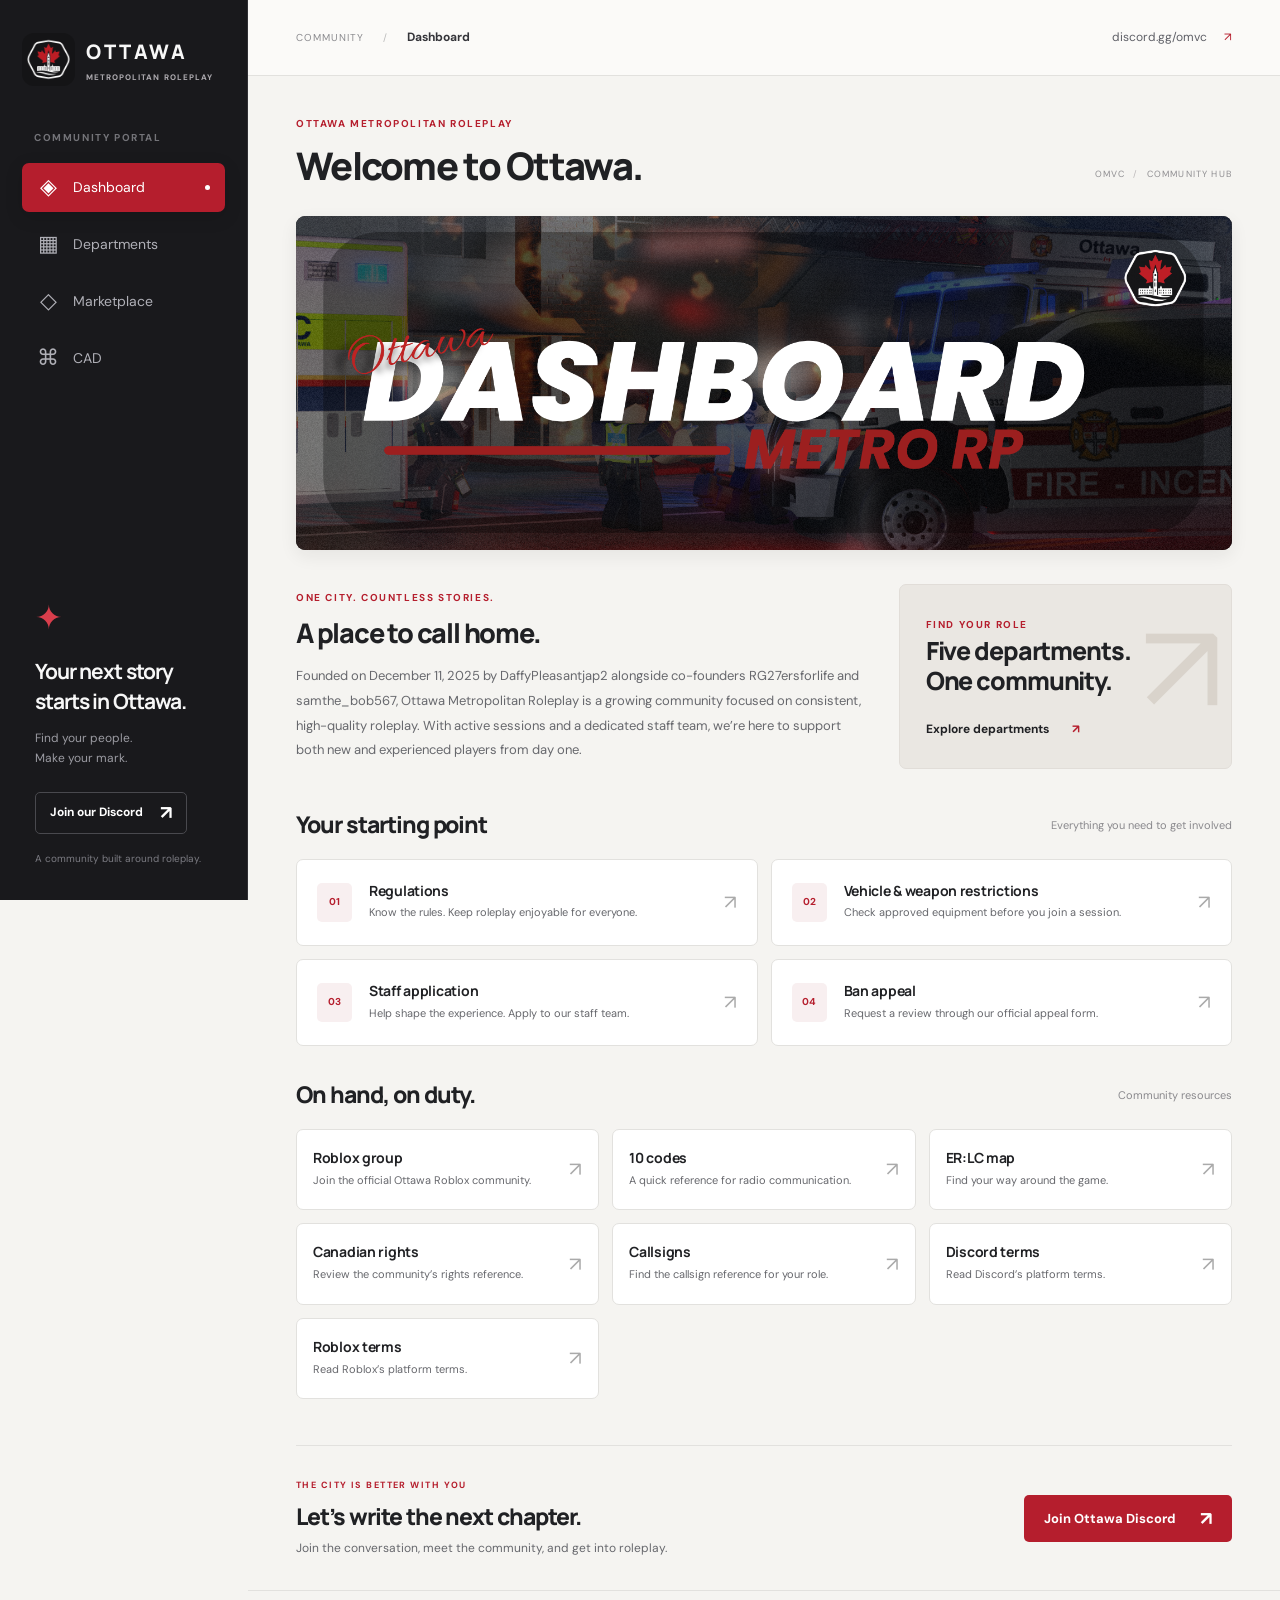
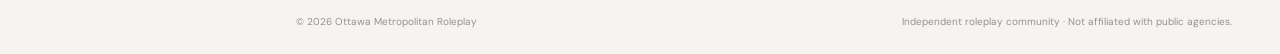
<file: index.html>
<!doctype html><html lang="en"><head><meta charset="utf-8"><meta name="viewport" content="width=device-width,initial-scale=1"><meta name="theme-color" content="#171719"><title>Dashboard · Ottawa Metropolitan Roleplay</title><meta name="description" content="Official Ottawa Metropolitan Roleplay community hub. Explore departments, resources, the marketplace, and CAD. Join discord.gg/omvc."><meta property="og:title" content="Ottawa Metropolitan Roleplay — Dashboard"><meta property="og:description" content="Official Ottawa Metropolitan Roleplay community hub. Explore departments, resources, the marketplace, and CAD. Join discord.gg/omvc."><meta property="og:image" content="https://omvc.cc/assets/banner.png"><link rel="icon" href="assets/logo.png"><link rel="stylesheet" href="styles.css"><script src="app.js" defer></script></head><body><a class="skip" href="#main">Skip to content</a><aside class="sidebar"><a class="brand" href="index.html"><img src="assets/logo.png" alt="Ottawa Metropolitan Roleplay emblem"><span>OTTAWA<small>METROPOLITAN ROLEPLAY</small></span></a><button class="menu-toggle" aria-expanded="false" aria-controls="navigation">Menu <span aria-hidden="true">☰</span></button><div id="navigation"><p class="nav-label">COMMUNITY PORTAL</p><nav aria-label="Main navigation"><a href="index.html" aria-current="page"><span aria-hidden="true">◈</span>Dashboard<i aria-hidden="true"></i></a><a href="departments.html" ><span aria-hidden="true">▦</span>Departments</a><a href="marketplace.html" ><span aria-hidden="true">◇</span>Marketplace</a><a href="cad.html" ><span aria-hidden="true">⌘</span>CAD</a></nav><div class="sidebar-bottom"><div class="leaf" aria-hidden="true">✦</div><h3>Your next story<br>starts in Ottawa.</h3><p>Find your people.<br>Make your mark.</p><a class="button discord" href="https://discord.gg/omvc" target="_blank" rel="noopener noreferrer">Join our Discord<span aria-hidden="true">↗</span></a><span class="sidebar-note">A community built around roleplay.</span></div></div></aside><div class="workspace"><header class="topbar"><span>COMMUNITY <b>/</b> <strong>Dashboard</strong></span><a class="discord-link" href="https://discord.gg/omvc" target="_blank" rel="noopener noreferrer">discord.gg/omvc<span aria-hidden="true">↗</span></a></header><main id="main"><div class="page-title"><div><p class="eyebrow">OTTAWA METROPOLITAN ROLEPLAY</p><h1>Welcome to Ottawa.</h1></div><span class="edition">OMVC <span> / </span> COMMUNITY HUB</span></div><div class="banner"><img src="assets/banner.png" alt="Ottawa Dashboard — Metro RP, featuring Ottawa emergency services in game" width="1677" height="599"></div><div class="intro-grid"><section class="intro"><p class="eyebrow">ONE CITY. COUNTLESS STORIES.</p><h2>A place to call home.</h2><p>Founded on December 11, 2025 by DaffyPleasantjap2 alongside co-founders RG27ersforlife and samthe_bob567, Ottawa Metropolitan Roleplay is a growing community focused on consistent, high-quality roleplay. With active sessions and a dedicated staff team, we’re here to support both new and experienced players from day one.</p></section><a class="feature-link" href="departments.html"><span class="eyebrow">FIND YOUR ROLE</span><h2>Five departments.<br>One community.</h2><span>Explore departments <b aria-hidden="true">↗</b></span></a></div><div class="section-heading"><h2>Your starting point</h2><span>Everything you need to get involved</span></div><div class="resource-grid"><a class="resource" href="https://ottawa-roleplay-2.gitbook.io/omvc" target="_blank" rel="noopener noreferrer"><span class="resource-number">01</span><div><h3>Regulations</h3><p>Know the rules. Keep roleplay enjoyable for everyone.</p></div><span class="arrow" aria-hidden="true">↗</span></a><a class="resource" href="https://docs.google.com/spreadsheets/d/1ahYEwgHgRHNytzCVK0YQDO51-Pz2WcIC4cbYxw_xiK8/edit?gid=2009574743#gid=2009574743" target="_blank" rel="noopener noreferrer"><span class="resource-number">02</span><div><h3>Vehicle & weapon restrictions</h3><p>Check approved equipment before you join a session.</p></div><span class="arrow" aria-hidden="true">↗</span></a><a class="resource" href="https://docs.google.com/forms/d/e/1FAIpQLSeUaoYxrfZynWPhHPxo5_iEapKWbR15o7MyXlYR1ylzod_Mig/viewform" target="_blank" rel="noopener noreferrer"><span class="resource-number">03</span><div><h3>Staff application</h3><p>Help shape the experience. Apply to our staff team.</p></div><span class="arrow" aria-hidden="true">↗</span></a><a class="resource" href="https://docs.google.com/forms/d/e/1FAIpQLSeu_KstNaKOhXS26o8DK1y2nbruodFseQb3_miEGq3a0mzXaQ/viewform" target="_blank" rel="noopener noreferrer"><span class="resource-number">04</span><div><h3>Ban appeal</h3><p>Request a review through our official appeal form.</p></div><span class="arrow" aria-hidden="true">↗</span></a></div><div class="section-heading"><h2>On hand, on duty.</h2><span>Community resources</span></div><div class="resource-grid compact"><a class="resource" href="https://www.roblox.com/communities/5111083/Ottawa-Roleplay-ER-LC" target="_blank" rel="noopener noreferrer"><span class="resource-number">↗</span><div><h3>Roblox group</h3><p>Join the official Ottawa Roblox community.</p></div><span class="arrow" aria-hidden="true">↗</span></a><a class="resource" href="https://docs.google.com/document/d/1cvwlmwJidPPMFnN1hgxdOKiQORe0tS6Y3UiS9M6tsMo/edit?tab=t.0" target="_blank" rel="noopener noreferrer"><span class="resource-number">↗</span><div><h3>10 codes</h3><p>A quick reference for radio communication.</p></div><span class="arrow" aria-hidden="true">↗</span></a><a class="resource" href="https://erlc.one" target="_blank" rel="noopener noreferrer"><span class="resource-number">↗</span><div><h3>ER:LC map</h3><p>Find your way around the game.</p></div><span class="arrow" aria-hidden="true">↗</span></a><a class="resource" href="https://docs.google.com/document/d/1WSH8EdOPfx1SPOO6RSy6MiyLZ66oLAzS1rFUvxYNXVk/edit?tab=t.0" target="_blank" rel="noopener noreferrer"><span class="resource-number">↗</span><div><h3>Canadian rights</h3><p>Review the community’s rights reference.</p></div><span class="arrow" aria-hidden="true">↗</span></a><a class="resource" href="https://docs.google.com/document/d/175zvRcUO5BA6Thj9hBFx13tvB5m_HEbyJxwRHbH2sHY/edit?tab=t.0" target="_blank" rel="noopener noreferrer"><span class="resource-number">↗</span><div><h3>Callsigns</h3><p>Find the callsign reference for your role.</p></div><span class="arrow" aria-hidden="true">↗</span></a><a class="resource" href="https://discord.com/terms" target="_blank" rel="noopener noreferrer"><span class="resource-number">↗</span><div><h3>Discord terms</h3><p>Read Discord’s platform terms.</p></div><span class="arrow" aria-hidden="true">↗</span></a><a class="resource" href="https://en.help.roblox.com/hc/en-us/articles/115004647846-Roblox-Terms-of-Use" target="_blank" rel="noopener noreferrer"><span class="resource-number">↗</span><div><h3>Roblox terms</h3><p>Read Roblox’s platform terms.</p></div><span class="arrow" aria-hidden="true">↗</span></a></div><section class="join-strip"><div><p class="eyebrow">THE CITY IS BETTER WITH YOU</p><h2>Let’s write the next chapter.</h2><p>Join the conversation, meet the community, and get into roleplay.</p></div><a class="button primary" href="https://discord.gg/omvc" target="_blank" rel="noopener noreferrer">Join Ottawa Discord<span aria-hidden="true">↗</span></a></section></main><footer><span>© 2026 Ottawa Metropolitan Roleplay</span><span>Independent roleplay community · Not affiliated with public agencies.</span></footer></div></body></html>
</file>
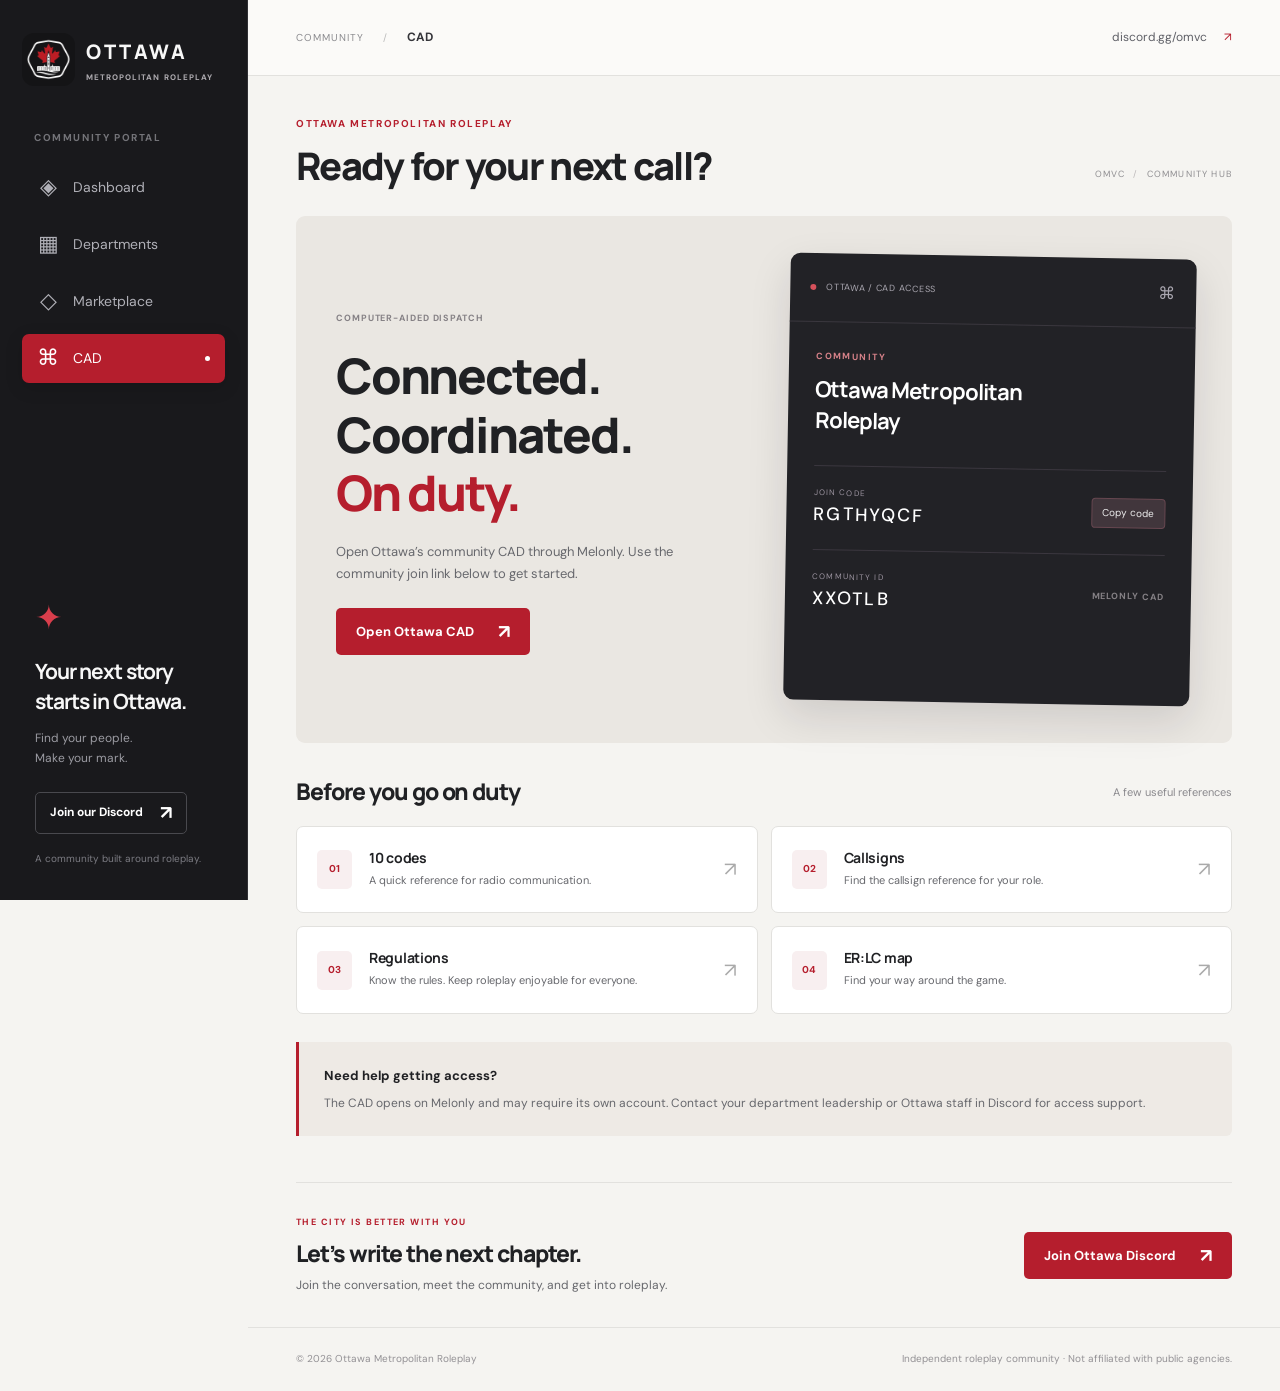
<file: cad.html>
<!doctype html><html lang="en"><head><meta charset="utf-8"><meta name="viewport" content="width=device-width,initial-scale=1"><meta name="theme-color" content="#171719"><title>CAD · Ottawa Metropolitan Roleplay</title><meta name="description" content="Official Ottawa Metropolitan Roleplay community hub. Explore departments, resources, the marketplace, and CAD. Join discord.gg/omvc."><meta property="og:title" content="Ottawa Metropolitan Roleplay — CAD"><meta property="og:description" content="Official Ottawa Metropolitan Roleplay community hub. Explore departments, resources, the marketplace, and CAD. Join discord.gg/omvc."><meta property="og:image" content="https://omvc.cc/assets/banner.png"><link rel="icon" href="assets/logo.png"><link rel="stylesheet" href="styles.css"><script src="app.js" defer></script></head><body><a class="skip" href="#main">Skip to content</a><aside class="sidebar"><a class="brand" href="index.html"><img src="assets/logo.png" alt="Ottawa Metropolitan Roleplay emblem"><span>OTTAWA<small>METROPOLITAN ROLEPLAY</small></span></a><button class="menu-toggle" aria-expanded="false" aria-controls="navigation">Menu <span aria-hidden="true">☰</span></button><div id="navigation"><p class="nav-label">COMMUNITY PORTAL</p><nav aria-label="Main navigation"><a href="index.html" ><span aria-hidden="true">◈</span>Dashboard</a><a href="departments.html" ><span aria-hidden="true">▦</span>Departments</a><a href="marketplace.html" ><span aria-hidden="true">◇</span>Marketplace</a><a href="cad.html" aria-current="page"><span aria-hidden="true">⌘</span>CAD<i aria-hidden="true"></i></a></nav><div class="sidebar-bottom"><div class="leaf" aria-hidden="true">✦</div><h3>Your next story<br>starts in Ottawa.</h3><p>Find your people.<br>Make your mark.</p><a class="button discord" href="https://discord.gg/omvc" target="_blank" rel="noopener noreferrer">Join our Discord<span aria-hidden="true">↗</span></a><span class="sidebar-note">A community built around roleplay.</span></div></div></aside><div class="workspace"><header class="topbar"><span>COMMUNITY <b>/</b> <strong>CAD</strong></span><a class="discord-link" href="https://discord.gg/omvc" target="_blank" rel="noopener noreferrer">discord.gg/omvc<span aria-hidden="true">↗</span></a></header><main id="main"><div class="page-title"><div><p class="eyebrow">OTTAWA METROPOLITAN ROLEPLAY</p><h1>Ready for your next call?</h1></div><span class="edition">OMVC <span> / </span> COMMUNITY HUB</span></div><section class="cad-hero"><div><span class="tag">COMPUTER-AIDED DISPATCH</span><h2>Connected.<br>Coordinated.<br><em>On duty.</em></h2><p>Open Ottawa’s community CAD through Melonly. Use the community join link below to get started.</p><a class="button primary" href="https://melonly.xyz/cad?joinCode=RGTHYQCF&amp;communityId=XXOTLB" target="_blank" rel="noopener noreferrer">Open Ottawa CAD<span aria-hidden="true">↗</span></a></div><div class="dispatch-card"><div class="dispatch-header"><span class="status-dot"></span> OTTAWA / CAD ACCESS <span aria-hidden="true">⌘</span></div><div class="dispatch-body"><p class="eyebrow">COMMUNITY</p><h3>Ottawa Metropolitan<br>Roleplay</h3><div class="code-row"><div><span>JOIN CODE</span><strong>RGTHYQCF</strong></div><button class="copy-code" data-copy="RGTHYQCF">Copy code</button></div><div class="code-row"><div><span>COMMUNITY ID</span><strong>XXOTLB</strong></div><span class="tag">MELONLY CAD</span></div><p class="copy-status" role="status" aria-live="polite"></p></div></div></section><div class="section-heading"><h2>Before you go on duty</h2><span>A few useful references</span></div><div class="resource-grid"><a class="resource" href="https://docs.google.com/document/d/1cvwlmwJidPPMFnN1hgxdOKiQORe0tS6Y3UiS9M6tsMo/edit?tab=t.0" target="_blank" rel="noopener noreferrer"><span class="resource-number">01</span><div><h3>10 codes</h3><p>A quick reference for radio communication.</p></div><span class="arrow" aria-hidden="true">↗</span></a><a class="resource" href="https://docs.google.com/document/d/175zvRcUO5BA6Thj9hBFx13tvB5m_HEbyJxwRHbH2sHY/edit?tab=t.0" target="_blank" rel="noopener noreferrer"><span class="resource-number">02</span><div><h3>Callsigns</h3><p>Find the callsign reference for your role.</p></div><span class="arrow" aria-hidden="true">↗</span></a><a class="resource" href="https://ottawa-roleplay-2.gitbook.io/omvc" target="_blank" rel="noopener noreferrer"><span class="resource-number">03</span><div><h3>Regulations</h3><p>Know the rules. Keep roleplay enjoyable for everyone.</p></div><span class="arrow" aria-hidden="true">↗</span></a><a class="resource" href="https://erlc.one" target="_blank" rel="noopener noreferrer"><span class="resource-number">04</span><div><h3>ER:LC map</h3><p>Find your way around the game.</p></div><span class="arrow" aria-hidden="true">↗</span></a></div><div class="notice"><strong>Need help getting access?</strong><p>The CAD opens on Melonly and may require its own account. Contact your department leadership or Ottawa staff in Discord for access support.</p></div><section class="join-strip"><div><p class="eyebrow">THE CITY IS BETTER WITH YOU</p><h2>Let’s write the next chapter.</h2><p>Join the conversation, meet the community, and get into roleplay.</p></div><a class="button primary" href="https://discord.gg/omvc" target="_blank" rel="noopener noreferrer">Join Ottawa Discord<span aria-hidden="true">↗</span></a></section></main><footer><span>© 2026 Ottawa Metropolitan Roleplay</span><span>Independent roleplay community · Not affiliated with public agencies.</span></footer></div></body></html>
</file>
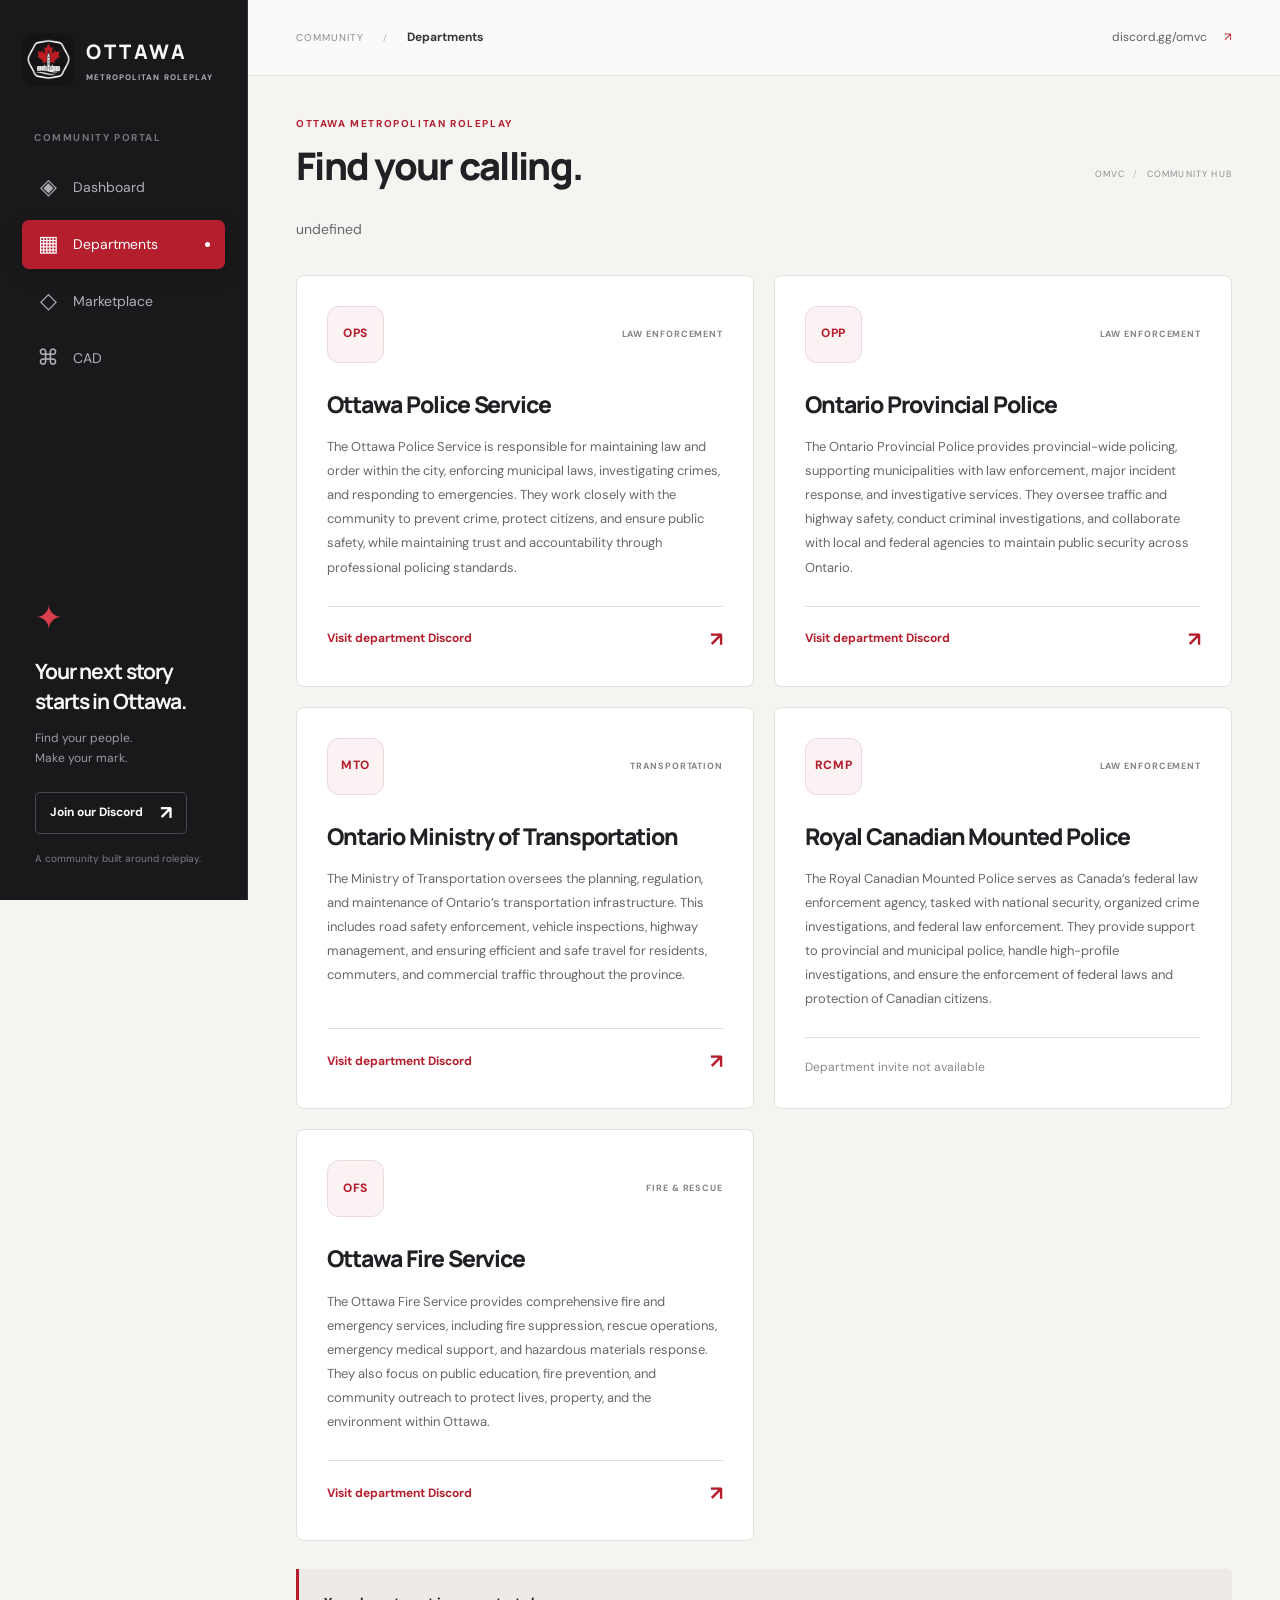
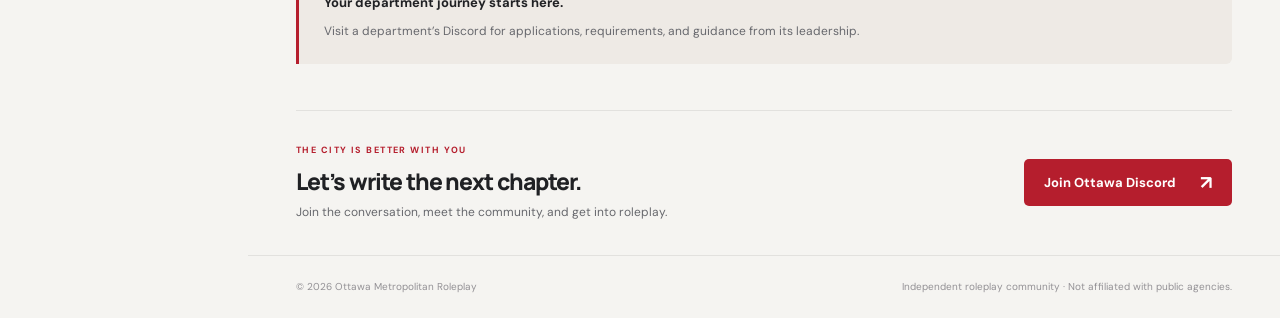
<file: departments.html>
<!doctype html><html lang="en"><head><meta charset="utf-8"><meta name="viewport" content="width=device-width,initial-scale=1"><meta name="theme-color" content="#171719"><title>Departments · Ottawa Metropolitan Roleplay</title><meta name="description" content="Official Ottawa Metropolitan Roleplay community hub. Explore departments, resources, the marketplace, and CAD. Join discord.gg/omvc."><meta property="og:title" content="Ottawa Metropolitan Roleplay — Departments"><meta property="og:description" content="Official Ottawa Metropolitan Roleplay community hub. Explore departments, resources, the marketplace, and CAD. Join discord.gg/omvc."><meta property="og:image" content="https://omvc.cc/assets/banner.png"><link rel="icon" href="assets/logo.png"><link rel="stylesheet" href="styles.css"><script src="app.js" defer></script></head><body><a class="skip" href="#main">Skip to content</a><aside class="sidebar"><a class="brand" href="index.html"><img src="assets/logo.png" alt="Ottawa Metropolitan Roleplay emblem"><span>OTTAWA<small>METROPOLITAN ROLEPLAY</small></span></a><button class="menu-toggle" aria-expanded="false" aria-controls="navigation">Menu <span aria-hidden="true">☰</span></button><div id="navigation"><p class="nav-label">COMMUNITY PORTAL</p><nav aria-label="Main navigation"><a href="index.html" ><span aria-hidden="true">◈</span>Dashboard</a><a href="departments.html" aria-current="page"><span aria-hidden="true">▦</span>Departments<i aria-hidden="true"></i></a><a href="marketplace.html" ><span aria-hidden="true">◇</span>Marketplace</a><a href="cad.html" ><span aria-hidden="true">⌘</span>CAD</a></nav><div class="sidebar-bottom"><div class="leaf" aria-hidden="true">✦</div><h3>Your next story<br>starts in Ottawa.</h3><p>Find your people.<br>Make your mark.</p><a class="button discord" href="https://discord.gg/omvc" target="_blank" rel="noopener noreferrer">Join our Discord<span aria-hidden="true">↗</span></a><span class="sidebar-note">A community built around roleplay.</span></div></div></aside><div class="workspace"><header class="topbar"><span>COMMUNITY <b>/</b> <strong>Departments</strong></span><a class="discord-link" href="https://discord.gg/omvc" target="_blank" rel="noopener noreferrer">discord.gg/omvc<span aria-hidden="true">↗</span></a></header><main id="main"><div class="page-title"><div><p class="eyebrow">OTTAWA METROPOLITAN ROLEPLAY</p><h1>Find your calling.</h1></div><span class="edition">OMVC <span> / </span> COMMUNITY HUB</span></div><div class="section-intro"><p>undefined</p></div><div class="department-grid"><article class="department"><div class="department-top"><span class="dept-symbol">OPS</span><span class="tag">LAW ENFORCEMENT</span></div><h2>Ottawa Police Service</h2><p>The Ottawa Police Service is responsible for maintaining law and order within the city, enforcing municipal laws, investigating crimes, and responding to emergencies. They work closely with the community to prevent crime, protect citizens, and ensure public safety, while maintaining trust and accountability through professional policing standards.</p><a class="text-link" href="https://discord.gg/S3jnmYrQk" target="_blank" rel="noopener noreferrer">Visit department Discord<span aria-hidden="true">↗</span></a></article><article class="department"><div class="department-top"><span class="dept-symbol">OPP</span><span class="tag">LAW ENFORCEMENT</span></div><h2>Ontario Provincial Police</h2><p>The Ontario Provincial Police provides provincial-wide policing, supporting municipalities with law enforcement, major incident response, and investigative services. They oversee traffic and highway safety, conduct criminal investigations, and collaborate with local and federal agencies to maintain public security across Ontario.</p><a class="text-link" href="https://discord.gg/yxPsu9sCJ" target="_blank" rel="noopener noreferrer">Visit department Discord<span aria-hidden="true">↗</span></a></article><article class="department"><div class="department-top"><span class="dept-symbol">MTO</span><span class="tag">TRANSPORTATION</span></div><h2>Ontario Ministry of Transportation</h2><p>The Ministry of Transportation oversees the planning, regulation, and maintenance of Ontario’s transportation infrastructure. This includes road safety enforcement, vehicle inspections, highway management, and ensuring efficient and safe travel for residents, commuters, and commercial traffic throughout the province.</p><a class="text-link" href="https://discord.gg/WtpUNs9pW" target="_blank" rel="noopener noreferrer">Visit department Discord<span aria-hidden="true">↗</span></a></article><article class="department"><div class="department-top"><span class="dept-symbol">RCMP</span><span class="tag">LAW ENFORCEMENT</span></div><h2>Royal Canadian Mounted Police</h2><p>The Royal Canadian Mounted Police serves as Canada’s federal law enforcement agency, tasked with national security, organized crime investigations, and federal law enforcement. They provide support to provincial and municipal police, handle high-profile investigations, and ensure the enforcement of federal laws and protection of Canadian citizens.</p><span class="unavailable">Department invite not available</span></article><article class="department"><div class="department-top"><span class="dept-symbol">OFS</span><span class="tag">FIRE & RESCUE</span></div><h2>Ottawa Fire Service</h2><p>The Ottawa Fire Service provides comprehensive fire and emergency services, including fire suppression, rescue operations, emergency medical support, and hazardous materials response. They also focus on public education, fire prevention, and community outreach to protect lives, property, and the environment within Ottawa.</p><a class="text-link" href="https://discord.gg/c7hgegaJJ" target="_blank" rel="noopener noreferrer">Visit department Discord<span aria-hidden="true">↗</span></a></article></div><div class="notice"><strong>Your department journey starts here.</strong><p>Visit a department’s Discord for applications, requirements, and guidance from its leadership.</p></div><section class="join-strip"><div><p class="eyebrow">THE CITY IS BETTER WITH YOU</p><h2>Let’s write the next chapter.</h2><p>Join the conversation, meet the community, and get into roleplay.</p></div><a class="button primary" href="https://discord.gg/omvc" target="_blank" rel="noopener noreferrer">Join Ottawa Discord<span aria-hidden="true">↗</span></a></section></main><footer><span>© 2026 Ottawa Metropolitan Roleplay</span><span>Independent roleplay community · Not affiliated with public agencies.</span></footer></div></body></html>
</file>
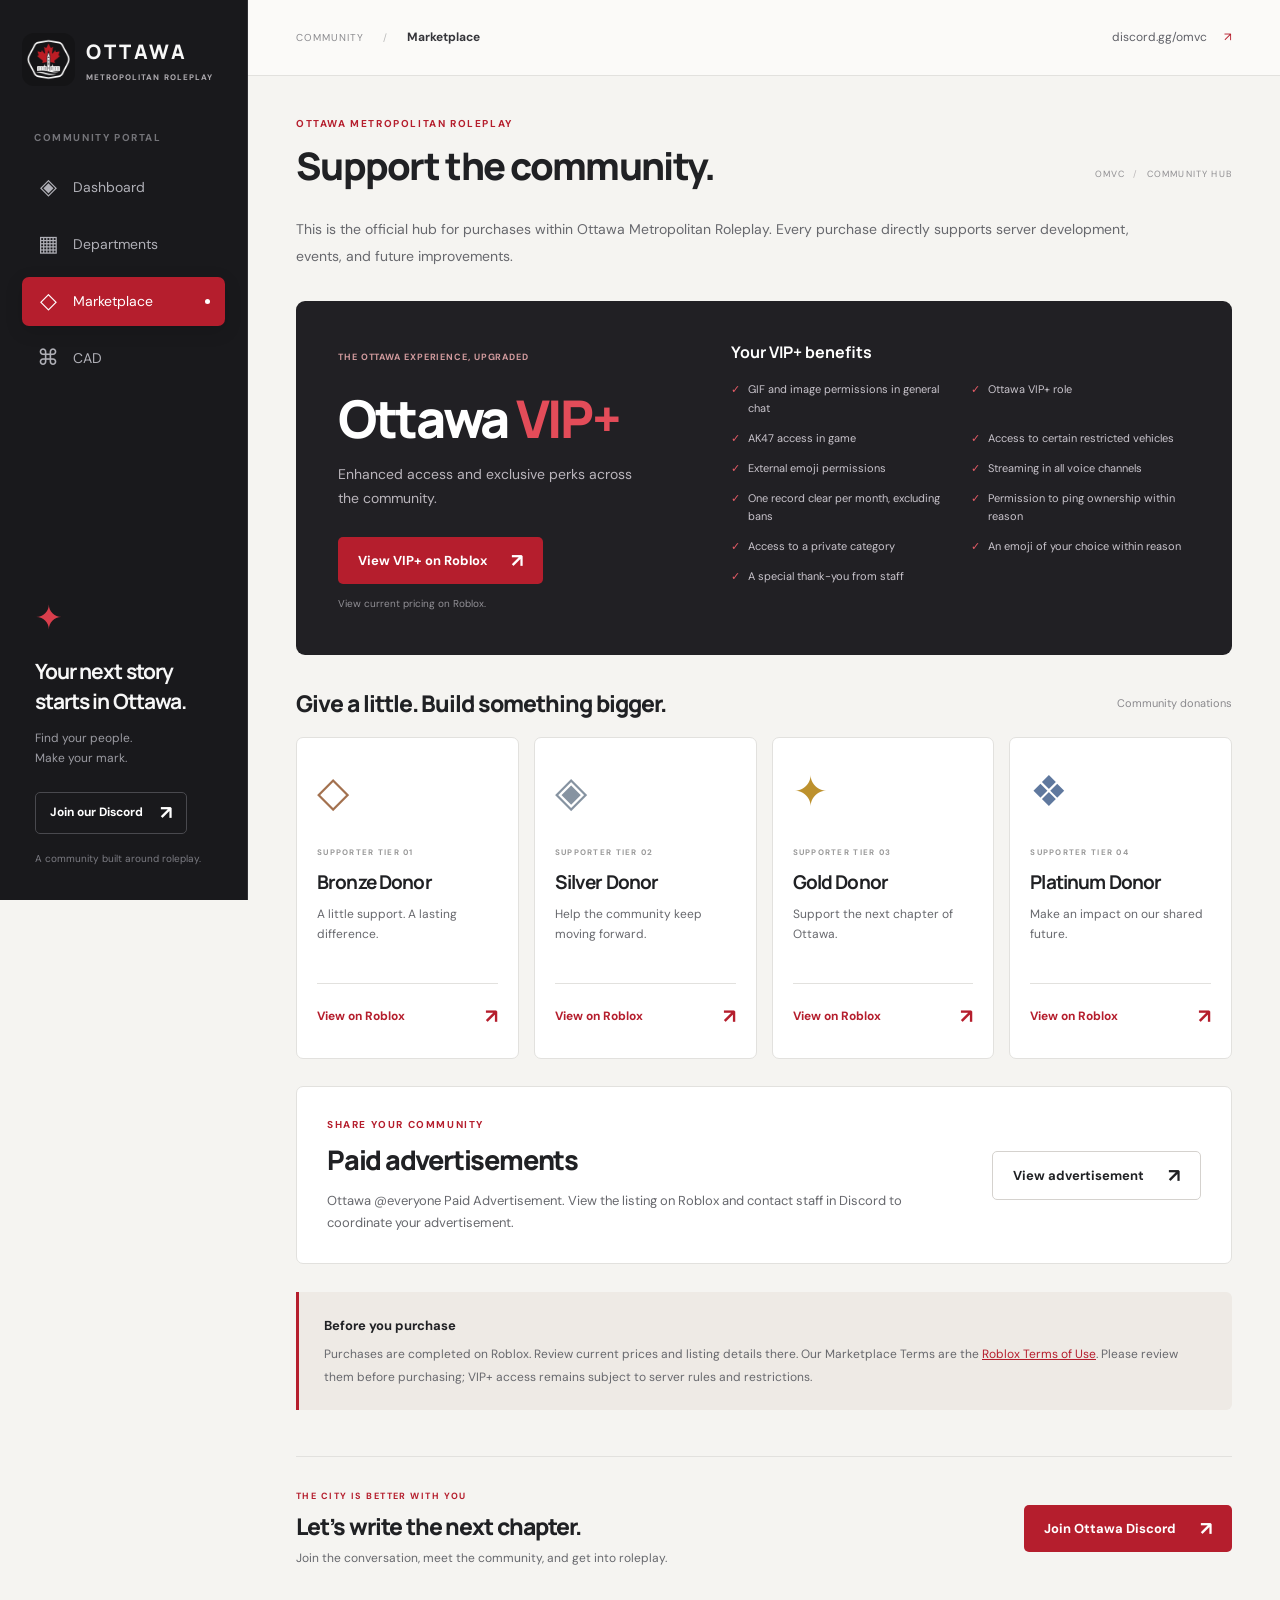
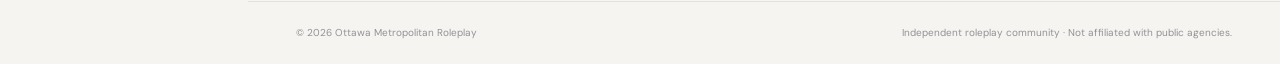
<file: marketplace.html>
<!doctype html><html lang="en"><head><meta charset="utf-8"><meta name="viewport" content="width=device-width,initial-scale=1"><meta name="theme-color" content="#171719"><title>Marketplace · Ottawa Metropolitan Roleplay</title><meta name="description" content="Official Ottawa Metropolitan Roleplay community hub. Explore departments, resources, the marketplace, and CAD. Join discord.gg/omvc."><meta property="og:title" content="Ottawa Metropolitan Roleplay — Marketplace"><meta property="og:description" content="Official Ottawa Metropolitan Roleplay community hub. Explore departments, resources, the marketplace, and CAD. Join discord.gg/omvc."><meta property="og:image" content="https://omvc.cc/assets/banner.png"><link rel="icon" href="assets/logo.png"><link rel="stylesheet" href="styles.css"><script src="app.js" defer></script></head><body><a class="skip" href="#main">Skip to content</a><aside class="sidebar"><a class="brand" href="index.html"><img src="assets/logo.png" alt="Ottawa Metropolitan Roleplay emblem"><span>OTTAWA<small>METROPOLITAN ROLEPLAY</small></span></a><button class="menu-toggle" aria-expanded="false" aria-controls="navigation">Menu <span aria-hidden="true">☰</span></button><div id="navigation"><p class="nav-label">COMMUNITY PORTAL</p><nav aria-label="Main navigation"><a href="index.html" ><span aria-hidden="true">◈</span>Dashboard</a><a href="departments.html" ><span aria-hidden="true">▦</span>Departments</a><a href="marketplace.html" aria-current="page"><span aria-hidden="true">◇</span>Marketplace<i aria-hidden="true"></i></a><a href="cad.html" ><span aria-hidden="true">⌘</span>CAD</a></nav><div class="sidebar-bottom"><div class="leaf" aria-hidden="true">✦</div><h3>Your next story<br>starts in Ottawa.</h3><p>Find your people.<br>Make your mark.</p><a class="button discord" href="https://discord.gg/omvc" target="_blank" rel="noopener noreferrer">Join our Discord<span aria-hidden="true">↗</span></a><span class="sidebar-note">A community built around roleplay.</span></div></div></aside><div class="workspace"><header class="topbar"><span>COMMUNITY <b>/</b> <strong>Marketplace</strong></span><a class="discord-link" href="https://discord.gg/omvc" target="_blank" rel="noopener noreferrer">discord.gg/omvc<span aria-hidden="true">↗</span></a></header><main id="main"><div class="page-title"><div><p class="eyebrow">OTTAWA METROPOLITAN ROLEPLAY</p><h1>Support the community.</h1></div><span class="edition">OMVC <span> / </span> COMMUNITY HUB</span></div><div class="section-intro"><p>This is the official hub for purchases within Ottawa Metropolitan Roleplay. Every purchase directly supports server development, events, and future improvements.</p></div><section class="vip"><div><span class="tag">THE OTTAWA EXPERIENCE, UPGRADED</span><h2>Ottawa <em>VIP+</em></h2><p>Enhanced access and exclusive perks across the community.</p><a class="button primary" href="https://www.roblox.com/catalog/107275839876121/Ottawa-VIP" target="_blank" rel="noopener noreferrer">View VIP+ on Roblox<span aria-hidden="true">↗</span></a><span class="purchase-note">View current pricing on Roblox.</span></div><div><h3>Your VIP+ benefits</h3><ul><li>GIF and image permissions in general chat</li><li>Ottawa VIP+ role</li><li>AK47 access in game</li><li>Access to certain restricted vehicles</li><li>External emoji permissions</li><li>Streaming in all voice channels</li><li>One record clear per month, excluding bans</li><li>Permission to ping ownership within reason</li><li>Access to a private category</li><li>An emoji of your choice within reason</li><li>A special thank-you from staff</li></ul></div></section><div class="section-heading"><h2>Give a little. Build something bigger.</h2><span>Community donations</span></div><div class="donor-grid"><article class="donor bronze"><div class="donor-emblem" aria-hidden="true">◇</div><span class="eyebrow">SUPPORTER TIER 01</span><h3>Bronze Donor</h3><p>A little support. A lasting difference.</p><a class="text-link" href="https://www.roblox.com/catalog/90435423181792/Ottawa-Bronze-Donor" target="_blank" rel="noopener noreferrer">View on Roblox<span aria-hidden="true">↗</span></a></article><article class="donor silver"><div class="donor-emblem" aria-hidden="true">◈</div><span class="eyebrow">SUPPORTER TIER 02</span><h3>Silver Donor</h3><p>Help the community keep moving forward.</p><a class="text-link" href="https://www.roblox.com/catalog/87430314764435/Ottawa-Silver-Donor" target="_blank" rel="noopener noreferrer">View on Roblox<span aria-hidden="true">↗</span></a></article><article class="donor gold"><div class="donor-emblem" aria-hidden="true">✦</div><span class="eyebrow">SUPPORTER TIER 03</span><h3>Gold Donor</h3><p>Support the next chapter of Ottawa.</p><a class="text-link" href="https://www.roblox.com/catalog/112148764880010/Ottawa-Gold-Donor" target="_blank" rel="noopener noreferrer">View on Roblox<span aria-hidden="true">↗</span></a></article><article class="donor platinum"><div class="donor-emblem" aria-hidden="true">❖</div><span class="eyebrow">SUPPORTER TIER 04</span><h3>Platinum Donor</h3><p>Make an impact on our shared future.</p><a class="text-link" href="https://www.roblox.com/catalog/130661797787442/Ottawa-Platinum-Donor" target="_blank" rel="noopener noreferrer">View on Roblox<span aria-hidden="true">↗</span></a></article></div><section class="advert"><div><p class="eyebrow">SHARE YOUR COMMUNITY</p><h2>Paid advertisements</h2><p>Ottawa @everyone Paid Advertisement. View the listing on Roblox and contact staff in Discord to coordinate your advertisement.</p></div><a class="button secondary" href="https://www.roblox.com/catalog/121437574537563/Ottawa-everyone-Paid-Advertisement" target="_blank" rel="noopener noreferrer">View advertisement<span aria-hidden="true">↗</span></a></section><div class="notice"><strong>Before you purchase</strong><p>Purchases are completed on Roblox. Review current prices and listing details there. Our Marketplace Terms are the <a href="https://en.help.roblox.com/hc/en-us/articles/115004647846-Roblox-Terms-of-Use" target="_blank" rel="noopener noreferrer">Roblox Terms of Use</a>. Please review them before purchasing; VIP+ access remains subject to server rules and restrictions.</p></div><section class="join-strip"><div><p class="eyebrow">THE CITY IS BETTER WITH YOU</p><h2>Let’s write the next chapter.</h2><p>Join the conversation, meet the community, and get into roleplay.</p></div><a class="button primary" href="https://discord.gg/omvc" target="_blank" rel="noopener noreferrer">Join Ottawa Discord<span aria-hidden="true">↗</span></a></section></main><footer><span>© 2026 Ottawa Metropolitan Roleplay</span><span>Independent roleplay community · Not affiliated with public agencies.</span></footer></div></body></html>
</file>
<file: styles.css>
@import url('https://fonts.googleapis.com/css2?family=DM+Sans:wght@400;500;600;700&family=Manrope:wght@400;500;600;700;800&display=swap');
:root{--red:#b51e2d;--ink:#202124;--muted:#74757a;--line:#e2e1de;--paper:#f5f4f1;--side:#19191c}*{box-sizing:border-box}body{margin:0;font-family:'DM Sans',Arial,sans-serif;color:var(--ink);background:var(--paper);font-size:15px;line-height:1.65}a{color:inherit;text-decoration:none}button{font:inherit;cursor:pointer}a,button{touch-action:manipulation}a:focus-visible,button:focus-visible{outline:3px solid #d54352;outline-offset:5px}h1,h2,h3,p{margin:0}h1,h2,h3{font-family:Manrope,Arial,sans-serif;line-height:1.2;letter-spacing:-.045em}h1{font-size:38px;font-weight:800}h2{font-size:27px;font-weight:800}h3{font-size:18px}p{color:#67686d}span{min-width:0}.sidebar{width:248px;position:fixed;inset:0 auto 0 0;background:var(--side);color:#f7f7f7;padding:33px 22px;display:flex;flex-direction:column;z-index:20;border-right:1px solid #303034}.brand{display:flex;align-items:center;gap:11px}.brand img{width:53px;height:53px;border-radius:12px}.brand>span{font-family:Manrope,sans-serif;font-size:20px;letter-spacing:.13em;font-weight:800}.brand small{display:block;font-family:'DM Sans',sans-serif;font-size:8px;letter-spacing:.13em;color:#aca9ae;margin-top:3px}.nav-label,.eyebrow{font-size:10px;letter-spacing:.16em;font-weight:700}.nav-label{color:#747479;margin:44px 12px 16px}nav{display:grid;gap:8px}nav a{display:flex;gap:14px;align-items:center;padding:13px 15px;font-size:14px;color:#b0b0b7;border-radius:7px}nav a>span{font-size:22px;line-height:1;width:22px;text-align:center}nav a[aria-current]{background:#b51e2d;color:white;box-shadow:0 5px 18px #0002}nav a:hover{background:#343437;color:white}nav a[aria-current]:hover{background:#c22636}nav i{margin-left:auto;border-radius:50%;width:5px;height:5px;background:#fff}#navigation{display:flex;flex-direction:column;flex:1}.sidebar-bottom{margin-top:auto;padding:50px 13px 0}.leaf{font-size:33px;color:#d93e4c;margin-bottom:12px}.sidebar-bottom h3{font-size:21px;line-height:1.4}.sidebar-bottom p{font-size:12px;color:#9b9ba2;line-height:1.7;margin:12px 0 23px}.sidebar-note{display:block;font-size:10px;color:#7c7c83;margin-top:17px}.button{display:inline-flex;justify-content:center;align-items:center;gap:24px;padding:13px 20px;border-radius:5px;font-size:13px;font-weight:700;transition:background .2s,transform .2s}.button:hover{transform:translateY(-2px)}.button span{font-size:19px;line-height:1}.discord{border:1px solid #49494e;color:white;padding:10px 14px;gap:17px;font-size:12px}.primary{background:var(--red);color:white}.primary:hover{background:#941321}.secondary{border:1px solid #d5d2ce;background:white}.workspace{margin-left:248px}.topbar{height:76px;border-bottom:1px solid var(--line);display:flex;justify-content:space-between;align-items:center;padding:0 48px;font-size:10px;letter-spacing:.1em;color:#8b8b8f;background:#fbfaf8}.topbar b{font-weight:400;margin:0 15px;color:#bbb}.topbar strong{color:#35353a;font-size:12px;letter-spacing:0}.discord-link{font-size:12px;letter-spacing:0;display:flex;gap:17px;color:#5f6067}.discord-link span{color:var(--red)}main{max-width:1440px;margin:auto;padding:40px 48px 0}.page-title{display:flex;justify-content:space-between;align-items:end;margin-bottom:28px;gap:20px}.eyebrow{color:var(--red);margin-bottom:10px}.edition{font-size:9px;letter-spacing:.13em;color:#8f8e91;white-space:nowrap;padding-bottom:6px}.edition span{color:#bcb8b9;margin:0 5px}.banner{overflow:hidden;border-radius:9px;background:#222;box-shadow:0 6px 18px #17171912}.banner img{display:block;width:100%;height:auto}.intro-grid{display:grid;grid-template-columns:1.7fr 1fr;gap:36px;margin:34px 0 42px}.intro{padding:6px 0}.intro h2{margin-bottom:15px}.intro p:not(.eyebrow){font-size:13px;line-height:1.9;max-width:670px}.feature-link{background:#eae7e2;padding:26px;border-radius:7px;position:relative;overflow:hidden;border:1px solid #e1ddd8}.feature-link:after{content:'↗';position:absolute;font-size:130px;right:10px;top:20px;color:#d9d3cb;line-height:1;pointer-events:none}.feature-link h2{font-size:25px;position:relative;z-index:1}.feature-link>span:last-child{display:block;font-size:12px;margin-top:24px;font-weight:700;position:relative;z-index:1}.feature-link b{margin-left:20px;color:var(--red)}.section-heading{display:flex;align-items:center;justify-content:space-between;gap:16px;margin:35px 0 20px}.section-heading h2{font-size:23px}.section-heading>span{font-size:11px;color:#8a898d}.resource-grid{display:grid;grid-template-columns:1fr 1fr;gap:13px}.resource{background:#fff;border:1px solid var(--line);border-radius:7px;padding:23px 20px;display:flex;gap:17px;align-items:center;transition:border-color .2s,box-shadow .2s}.resource:hover{border-color:#ba8c91;box-shadow:0 3px 14px #32101508}.resource-number{font-size:10px;color:var(--red);font-weight:700;background:#f8eff0;border-radius:5px;display:grid;place-items:center;width:35px;min-width:35px;height:39px}.resource h3{font-size:14px;letter-spacing:-.02em;margin-bottom:5px}.resource p{font-size:11px;line-height:1.6}.resource .arrow{margin-left:auto;color:#aaa;font-size:20px}.resource:hover .arrow{color:var(--red)}.compact{grid-template-columns:repeat(3,1fr)}.compact .resource{padding:20px 16px;gap:12px}.compact .resource-number{display:none}.compact .resource p{font-size:11px}.join-strip{border-top:1px solid var(--line);margin-top:46px;padding:32px 0;display:flex;justify-content:space-between;align-items:center;gap:25px}.join-strip h2{font-size:23px;margin-bottom:8px}.join-strip p:not(.eyebrow){font-size:12px}.join-strip .eyebrow{font-size:9px}.join-strip .button{white-space:nowrap}footer{border-top:1px solid var(--line);display:flex;justify-content:space-between;gap:20px;padding:23px 48px;font-size:10px;color:#939195}.section-intro{max-width:850px;margin-bottom:32px;font-size:14px;line-height:1.9}.department-grid{display:grid;grid-template-columns:1fr 1fr;gap:20px}.department{background:#fff;border:1px solid var(--line);padding:30px;border-radius:8px;display:flex;flex-direction:column}.department-top{display:flex;justify-content:space-between;align-items:center;gap:15px;margin-bottom:28px}.dept-symbol{width:57px;height:57px;border:1px solid #ecd9dc;background:#fbf2f3;border-radius:12px;display:grid;place-items:center;font-size:12px;font-weight:800;letter-spacing:.05em;color:var(--red)}.tag{font-size:9px;letter-spacing:.1em;color:#858185;font-weight:700}.department h2{font-size:23px;margin-bottom:17px}.department p{font-size:13px;line-height:1.85;margin-bottom:26px}.text-link{display:flex;align-items:center;justify-content:space-between;color:var(--red);font-weight:700;font-size:12px;margin-top:auto;padding-top:16px;border-top:1px solid var(--line)}.text-link:hover{text-decoration:underline}.text-link span{font-size:20px}.unavailable{font-size:12px;color:#89858a;border-top:1px solid var(--line);padding-top:20px;margin-top:auto}.notice{background:#eeeae5;border-left:3px solid var(--red);padding:21px 25px;margin-top:28px;border-radius:0 6px 6px 0}.notice strong{font-size:13px}.notice p{font-size:12px;line-height:1.9;margin-top:5px}.notice a{text-decoration:underline;color:var(--red)}.vip{display:grid;grid-template-columns:1fr 1.3fr;gap:40px;background:#212024;border-radius:9px;padding:42px;color:#fff}.vip .tag{color:#d29b9e}.vip h2{font-size:52px;margin:20px 0 13px}.vip em,.cad-hero em{font-style:normal;color:#e34c59}.vip p{font-size:14px;color:#bab5bc;margin-bottom:27px;max-width:300px}.purchase-note{display:block;font-size:10px;color:#929096;margin-top:12px}.vip h3{font-size:16px;letter-spacing:0;margin-bottom:18px}.vip ul{list-style:none;padding:0;margin:0;display:grid;grid-template-columns:1fr 1fr;gap:12px 20px}.vip li{font-size:11px;color:#c9c4cc;position:relative;padding-left:17px}.vip li:before{content:'✓';position:absolute;left:0;color:#e55b66}.donor-grid{display:grid;grid-template-columns:repeat(4,1fr);gap:15px}.donor{padding:25px 20px;background:white;border:1px solid var(--line);border-radius:7px}.donor-emblem{font-size:42px;margin-bottom:16px;line-height:1.4;color:#a3714f}.silver .donor-emblem{color:#8693a1}.gold .donor-emblem{color:#bd912d}.platinum .donor-emblem{color:#5f789e}.donor .eyebrow{font-size:8px;color:#999}.donor h3{font-size:19px;margin:8px 0 12px}.donor p{font-size:12px;min-height:58px;margin-bottom:20px}.advert{display:flex;justify-content:space-between;align-items:center;gap:30px;border:1px solid var(--line);padding:30px;border-radius:7px;margin-top:27px;background:white}.advert p:not(.eyebrow){font-size:13px;max-width:600px;margin-top:14px}.advert .button{white-space:nowrap}.cad-hero{display:grid;grid-template-columns:1fr 1fr;gap:45px;align-items:center;padding:40px;background:#eae7e2;border-radius:9px}.cad-hero h2{font-size:49px;margin:18px 0}.cad-hero em{color:var(--red)}.cad-hero p:not(.eyebrow){font-size:13px;margin-bottom:24px;max-width:340px}.dispatch-card{background:#222226;border-radius:10px;color:#fff;box-shadow:0 16px 40px #16121c20;transform:rotate(1deg)}.dispatch-header{font-size:9px;letter-spacing:.08em;padding:20px;border-bottom:1px solid #3a373e;display:flex;gap:10px;align-items:center;color:#aaa7b0}.dispatch-header>span:last-child{margin-left:auto;font-size:17px}.status-dot{height:6px;width:6px;background:#d6515b;border-radius:50%}.dispatch-body{padding:27px}.dispatch-body .eyebrow{font-size:9px;color:#d78289}.dispatch-body h3{font-size:22px;line-height:1.4;margin-bottom:30px}.code-row{display:flex;justify-content:space-between;gap:20px;align-items:center;border-top:1px solid #3b373f;padding:20px 0}.code-row div>span{display:block;font-size:8px;color:#9b939f;letter-spacing:.14em}.code-row strong{font-size:18px;letter-spacing:.12em;font-weight:500}.copy-code{background:#41363c;color:#eee;border:1px solid #674750;border-radius:4px;padding:6px 10px;font-size:10px}.copy-code:hover{background:#72404a}.dispatch-body .copy-status{font-size:10px;color:#ddd;margin:0;min-height:16px}.skip{position:fixed;left:10px;top:-80px;z-index:100;padding:12px;background:white}.skip:focus{top:10px}.menu-toggle{display:none}.not-found{max-width:850px;padding:100px 25px}.not-found h1{margin:25px 0}.not-found img{border-radius:15px;margin-bottom:30px}@media(min-width:1600px){main{padding-top:50px}.banner{max-height:380px}.banner img{height:100%;object-fit:cover}}@media(max-width:1200px){.sidebar{width:220px;padding:28px 16px}.workspace{margin-left:220px}main{padding:30px 30px 0}.topbar{padding:0 30px}.edition{display:none}.brand>span{font-size:18px}.brand small{font-size:7px}.compact{grid-template-columns:1fr 1fr}.donor-grid{grid-template-columns:1fr 1fr}.vip{gap:25px;padding:30px}.vip ul{grid-template-columns:1fr}.cad-hero{padding:30px;gap:25px}.cad-hero h2{font-size:42px}footer{padding:22px 30px}}@media(max-width:900px){.sidebar{width:190px;padding:25px 12px}.workspace{margin-left:190px}.brand{gap:7px}.brand img{width:42px;height:42px}.brand>span{font-size:16px}.brand small{font-size:6px}.intro-grid{grid-template-columns:1fr;gap:20px}.feature-link{display:none}h1{font-size:31px}.resource-grid{grid-template-columns:1fr}.department-grid{grid-template-columns:1fr}.vip,.cad-hero{grid-template-columns:1fr}.vip ul{grid-template-columns:1fr 1fr}.section-heading>span{display:none}.join-strip{align-items:start;flex-direction:column}.advert{flex-direction:column;align-items:start}footer{flex-direction:column;gap:5px}}@media(max-width:640px){.sidebar{position:relative;width:100%;padding:14px 20px;display:block}.brand{width:fit-content;gap:10px}.brand img{width:43px;height:43px}.brand>span{font-size:18px}.brand small{font-size:7px}.menu-toggle{display:flex;position:absolute;right:20px;top:22px;background:none;color:#ddd;border:1px solid #47474c;border-radius:4px;padding:5px 10px;font-size:11px;gap:12px}#navigation{display:none}#navigation.open{display:block}.nav-label{margin-top:20px}nav{grid-template-columns:1fr 1fr;margin:15px 0}.sidebar-bottom{display:none}.workspace{margin:0}.topbar{height:52px;padding:0 22px}.discord-link{font-size:10px}main{padding:27px 20px 0}.page-title{margin-bottom:21px}.eyebrow{font-size:8px}h1{font-size:29px}.banner{border-radius:5px}.intro-grid{margin:28px 0}.intro h2{font-size:25px}.section-heading h2{font-size:22px}.resource{padding:20px 16px}.department{padding:24px}.department-top .tag{font-size:8px}.vip{padding:26px}.vip h2{font-size:44px}.vip ul{grid-template-columns:1fr}.donor-grid{gap:12px}.donor{padding:20px 15px}.donor h3{font-size:16px}.donor p{min-height:77px}.cad-hero{padding:25px}.cad-hero h2{font-size:44px}.dispatch-card{transform:none}.dispatch-body{padding:20px}.code-row{gap:12px}.code-row strong{font-size:16px}.join-strip h2{font-size:22px}footer{padding:21px}.edition{display:none}}@media(prefers-reduced-motion:reduce){*{transition:none!important;scroll-behavior:auto!important}}
</file>
